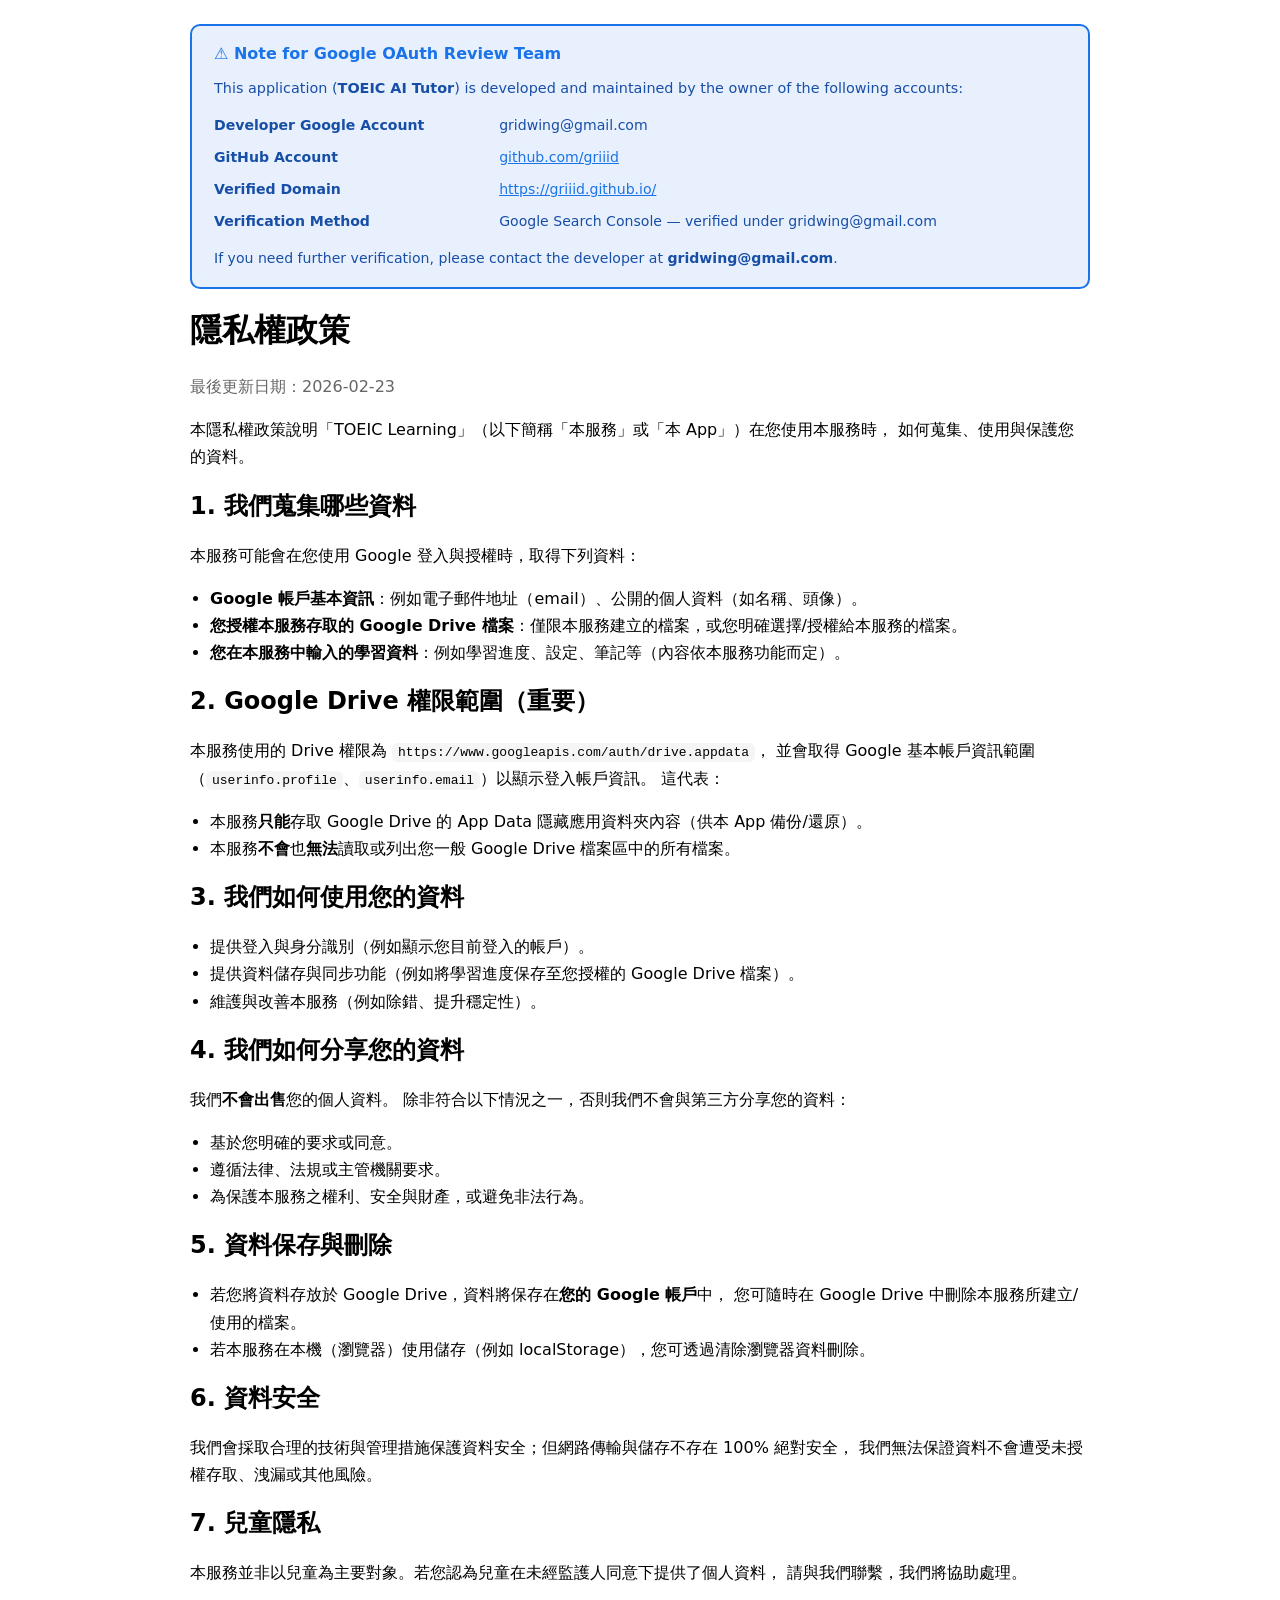
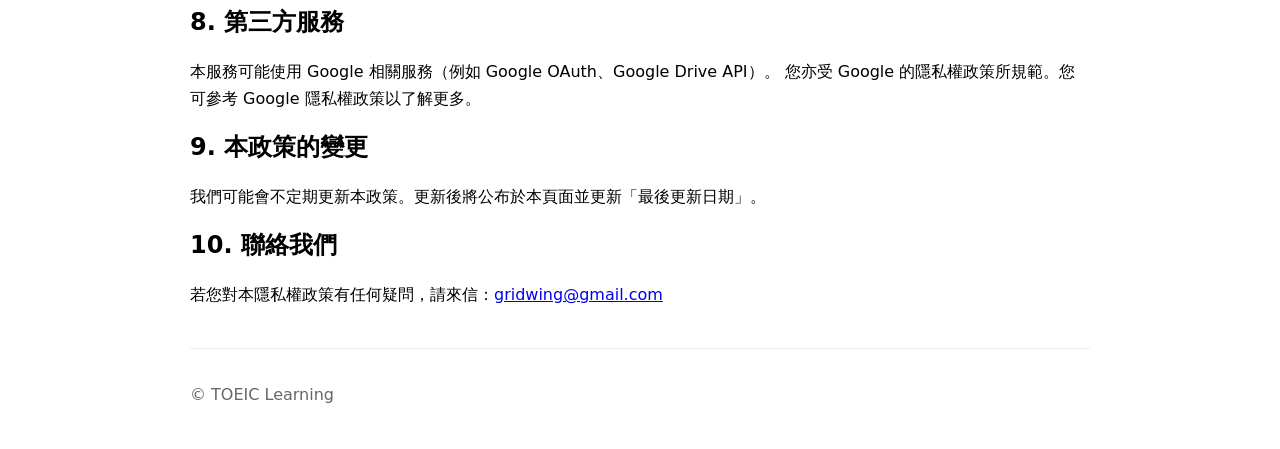
<file: privacy.html>
<!doctype html>
<html lang="zh-Hant">
<head>
  <meta charset="utf-8" />
  <meta name="viewport" content="width=device-width, initial-scale=1" />
  <title>隱私權政策 | TOEIC Learning</title>
  <meta name="description" content="TOEIC Learning 隱私權政策" />
  <style>
    body { font-family: system-ui, -apple-system, "Segoe UI", Roboto, "Noto Sans TC", Arial, sans-serif; line-height: 1.7; margin: 0; }
    main { max-width: 900px; margin: 0 auto; padding: 24px; }
    h1, h2 { line-height: 1.3; }
    .muted { color: #666; }
    code { background: #f5f5f5; padding: 2px 6px; border-radius: 6px; }
    a { word-break: break-all; }
    footer { margin-top: 40px; padding-top: 16px; border-top: 1px solid #eee; }
    ul { padding-left: 20px; }
  </style>
</head>
<body>
<main>
  <div style="background:#e8f0fe;border:2px solid #1a73e8;border-radius:10px;padding:18px 22px;margin-bottom:20px;box-sizing:border-box;">
    <h2 style="color:#1a73e8;margin:0 0 12px;font-size:1rem;font-weight:700;">⚠️ Note for Google OAuth Review Team</h2>
    <p style="color:#174ea6;margin:0 0 10px;font-size:0.9rem;line-height:1.6;">This application (<strong>TOEIC AI Tutor</strong>) is developed and maintained by the owner of the following accounts:</p>
    <table style="font-size:0.88rem;color:#174ea6;border-collapse:collapse;width:100%;margin-bottom:10px;">
      <tr>
        <td style="padding:4px 10px 4px 0;white-space:nowrap;font-weight:600;">Developer Google Account</td>
        <td style="padding:4px 0;">gridwing@gmail.com</td>
      </tr>
      <tr>
        <td style="padding:4px 10px 4px 0;white-space:nowrap;font-weight:600;">GitHub Account</td>
        <td style="padding:4px 0;"><a href="https://github.com/griiid" style="color:#1a73e8;">github.com/griiid</a></td>
      </tr>
      <tr>
        <td style="padding:4px 10px 4px 0;white-space:nowrap;font-weight:600;">Verified Domain</td>
        <td style="padding:4px 0;"><a href="https://griiid.github.io/" style="color:#1a73e8;">https://griiid.github.io/</a></td>
      </tr>
      <tr>
        <td style="padding:4px 10px 4px 0;white-space:nowrap;font-weight:600;">Verification Method</td>
        <td style="padding:4px 0;">Google Search Console — verified under gridwing@gmail.com</td>
      </tr>
    </table>
    <p style="color:#174ea6;margin:0;font-size:0.88rem;line-height:1.5;">If you need further verification, please contact the developer at <strong>gridwing@gmail.com</strong>.</p>
  </div>
  <h1>隱私權政策</h1>
  <p class="muted">最後更新日期：2026-02-23</p>

  <p>
    本隱私權政策說明「TOEIC Learning」（以下簡稱「本服務」或「本 App」）在您使用本服務時，
    如何蒐集、使用與保護您的資料。
  </p>

  <h2>1. 我們蒐集哪些資料</h2>
  <p>本服務可能會在您使用 Google 登入與授權時，取得下列資料：</p>
  <ul>
    <li><strong>Google 帳戶基本資訊</strong>：例如電子郵件地址（email）、公開的個人資料（如名稱、頭像）。</li>
    <li><strong>您授權本服務存取的 Google Drive 檔案</strong>：僅限本服務建立的檔案，或您明確選擇/授權給本服務的檔案。</li>
    <li><strong>您在本服務中輸入的學習資料</strong>：例如學習進度、設定、筆記等（內容依本服務功能而定）。</li>
  </ul>

  <h2>2. Google Drive 權限範圍（重要）</h2>
  <p>
    本服務使用的 Drive 權限為 <code>https://www.googleapis.com/auth/drive.appdata</code>，
    並會取得 Google 基本帳戶資訊範圍（<code>userinfo.profile</code>、<code>userinfo.email</code>）以顯示登入帳戶資訊。
    這代表：
  </p>
  <ul>
    <li>本服務<strong>只能</strong>存取 Google Drive 的 App Data 隱藏應用資料夾內容（供本 App 備份/還原）。</li>
    <li>本服務<strong>不會</strong>也<strong>無法</strong>讀取或列出您一般 Google Drive 檔案區中的所有檔案。</li>
  </ul>

  <h2>3. 我們如何使用您的資料</h2>
  <ul>
    <li>提供登入與身分識別（例如顯示您目前登入的帳戶）。</li>
    <li>提供資料儲存與同步功能（例如將學習進度保存至您授權的 Google Drive 檔案）。</li>
    <li>維護與改善本服務（例如除錯、提升穩定性）。</li>
  </ul>

  <h2>4. 我們如何分享您的資料</h2>
  <p>
    我們<strong>不會出售</strong>您的個人資料。
    除非符合以下情況之一，否則我們不會與第三方分享您的資料：
  </p>
  <ul>
    <li>基於您明確的要求或同意。</li>
    <li>遵循法律、法規或主管機關要求。</li>
    <li>為保護本服務之權利、安全與財產，或避免非法行為。</li>
  </ul>

  <h2>5. 資料保存與刪除</h2>
  <ul>
    <li>
      若您將資料存放於 Google Drive，資料將保存在<strong>您的 Google 帳戶</strong>中，
      您可隨時在 Google Drive 中刪除本服務所建立/使用的檔案。
    </li>
    <li>
      若本服務在本機（瀏覽器）使用儲存（例如 localStorage），您可透過清除瀏覽器資料刪除。
    </li>
  </ul>

  <h2>6. 資料安全</h2>
  <p>
    我們會採取合理的技術與管理措施保護資料安全；但網路傳輸與儲存不存在 100% 絕對安全，
    我們無法保證資料不會遭受未授權存取、洩漏或其他風險。
  </p>

  <h2>7. 兒童隱私</h2>
  <p>
    本服務並非以兒童為主要對象。若您認為兒童在未經監護人同意下提供了個人資料，
    請與我們聯繫，我們將協助處理。
  </p>

  <h2>8. 第三方服務</h2>
  <p>
    本服務可能使用 Google 相關服務（例如 Google OAuth、Google Drive API）。
    您亦受 Google 的隱私權政策所規範。您可參考 Google 隱私權政策以了解更多。
  </p>

  <h2>9. 本政策的變更</h2>
  <p>
    我們可能會不定期更新本政策。更新後將公布於本頁面並更新「最後更新日期」。
  </p>

  <h2>10. 聯絡我們</h2>
  <p>
    若您對本隱私權政策有任何疑問，請來信：<a href="mailto:gridwing@gmail.com">gridwing@gmail.com</a>
  </p>

  <footer>
    <p class="muted">© TOEIC Learning</p>
  </footer>
</main>
</body>
</html>
</file>
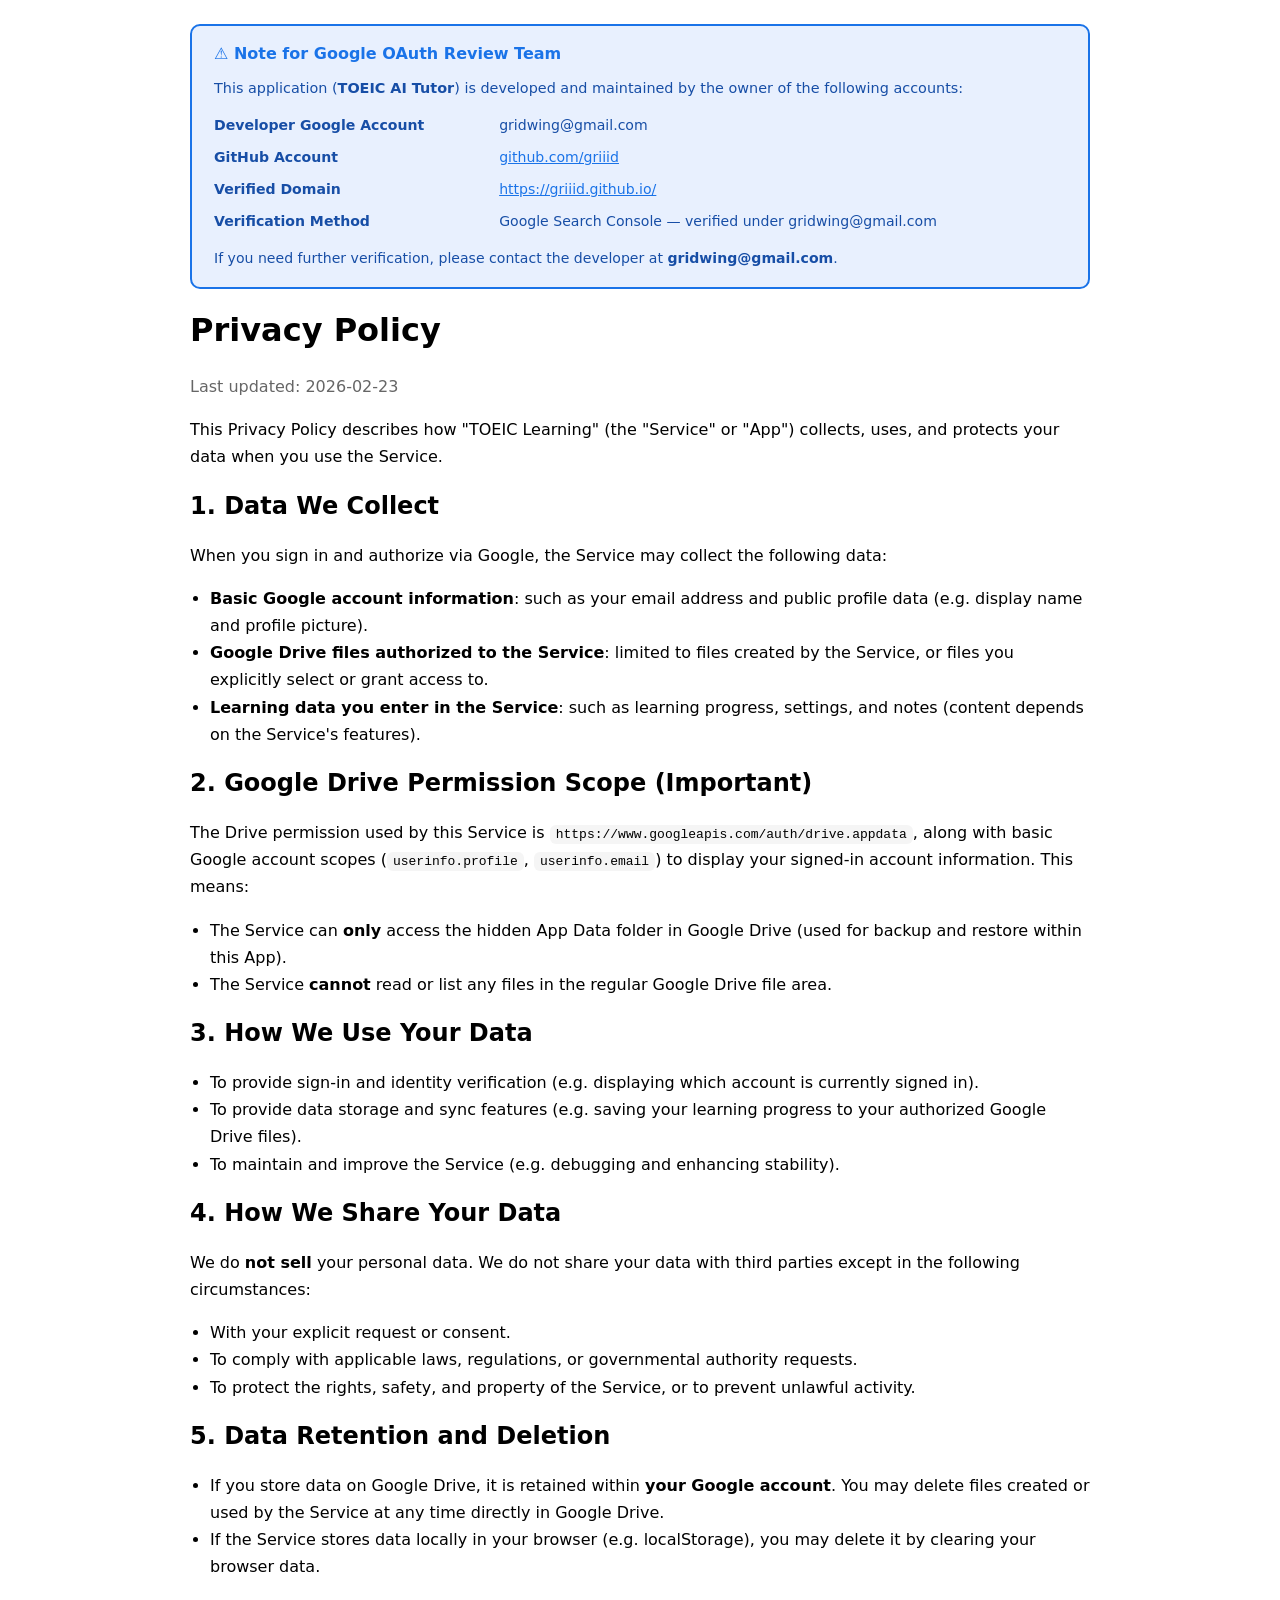
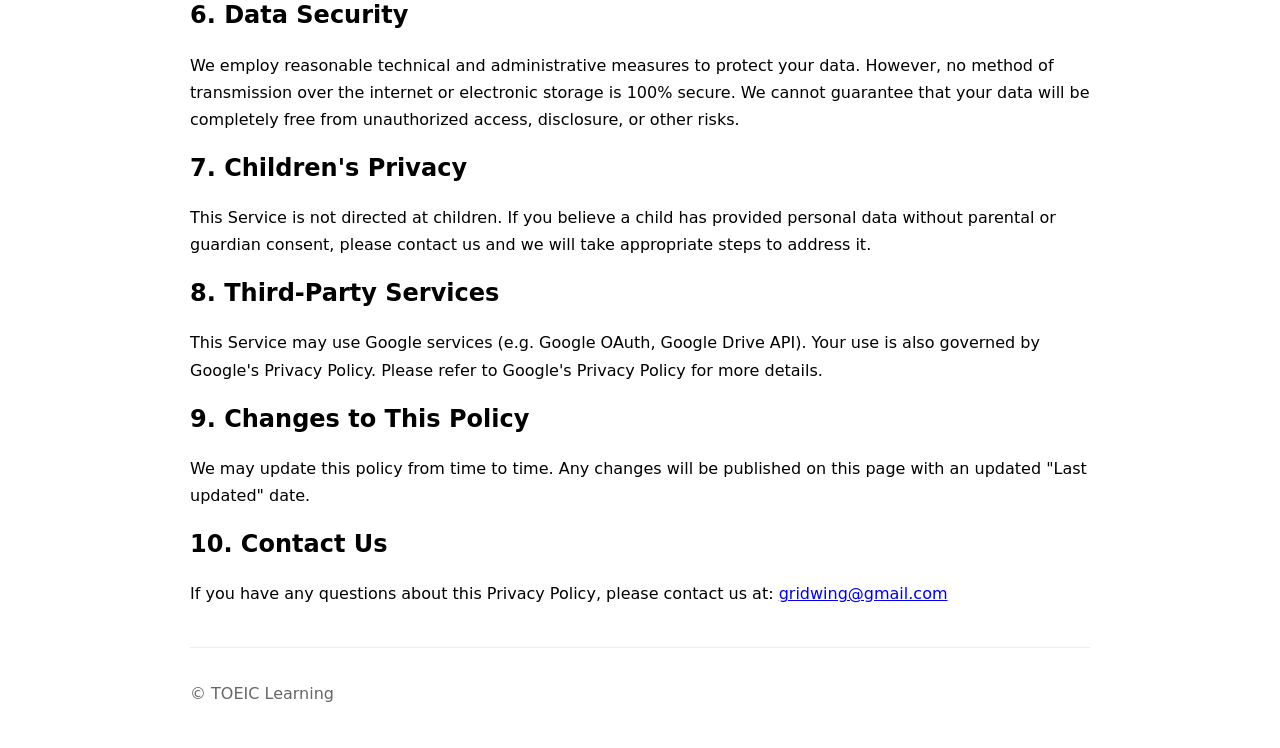
<file: privacy_en.html>
<!doctype html>
<html lang="en">
<head>
  <meta charset="utf-8" />
  <meta name="viewport" content="width=device-width, initial-scale=1" />
  <title>Privacy Policy | TOEIC Learning</title>
  <meta name="description" content="TOEIC Learning Privacy Policy" />
  <style>
    body { font-family: system-ui, -apple-system, "Segoe UI", Roboto, "Noto Sans TC", Arial, sans-serif; line-height: 1.7; margin: 0; }
    main { max-width: 900px; margin: 0 auto; padding: 24px; }
    h1, h2 { line-height: 1.3; }
    .muted { color: #666; }
    code { background: #f5f5f5; padding: 2px 6px; border-radius: 6px; }
    a { word-break: break-all; }
    footer { margin-top: 40px; padding-top: 16px; border-top: 1px solid #eee; }
    ul { padding-left: 20px; }
  </style>
</head>
<body>
<main>
  <div style="background:#e8f0fe;border:2px solid #1a73e8;border-radius:10px;padding:18px 22px;margin-bottom:20px;box-sizing:border-box;">
    <h2 style="color:#1a73e8;margin:0 0 12px;font-size:1rem;font-weight:700;">⚠️ Note for Google OAuth Review Team</h2>
    <p style="color:#174ea6;margin:0 0 10px;font-size:0.9rem;line-height:1.6;">This application (<strong>TOEIC AI Tutor</strong>) is developed and maintained by the owner of the following accounts:</p>
    <table style="font-size:0.88rem;color:#174ea6;border-collapse:collapse;width:100%;margin-bottom:10px;">
      <tr>
        <td style="padding:4px 10px 4px 0;white-space:nowrap;font-weight:600;">Developer Google Account</td>
        <td style="padding:4px 0;">gridwing@gmail.com</td>
      </tr>
      <tr>
        <td style="padding:4px 10px 4px 0;white-space:nowrap;font-weight:600;">GitHub Account</td>
        <td style="padding:4px 0;"><a href="https://github.com/griiid" style="color:#1a73e8;">github.com/griiid</a></td>
      </tr>
      <tr>
        <td style="padding:4px 10px 4px 0;white-space:nowrap;font-weight:600;">Verified Domain</td>
        <td style="padding:4px 0;"><a href="https://griiid.github.io/" style="color:#1a73e8;">https://griiid.github.io/</a></td>
      </tr>
      <tr>
        <td style="padding:4px 10px 4px 0;white-space:nowrap;font-weight:600;">Verification Method</td>
        <td style="padding:4px 0;">Google Search Console — verified under gridwing@gmail.com</td>
      </tr>
    </table>
    <p style="color:#174ea6;margin:0;font-size:0.88rem;line-height:1.5;">If you need further verification, please contact the developer at <strong>gridwing@gmail.com</strong>.</p>
  </div>
  <h1>Privacy Policy</h1>
  <p class="muted">Last updated: 2026-02-23</p>

  <p>
    This Privacy Policy describes how "TOEIC Learning" (the "Service" or "App") collects, uses,
    and protects your data when you use the Service.
  </p>

  <h2>1. Data We Collect</h2>
  <p>When you sign in and authorize via Google, the Service may collect the following data:</p>
  <ul>
    <li><strong>Basic Google account information</strong>: such as your email address and public profile data (e.g. display name and profile picture).</li>
    <li><strong>Google Drive files authorized to the Service</strong>: limited to files created by the Service, or files you explicitly select or grant access to.</li>
    <li><strong>Learning data you enter in the Service</strong>: such as learning progress, settings, and notes (content depends on the Service's features).</li>
  </ul>

  <h2>2. Google Drive Permission Scope (Important)</h2>
  <p>
    The Drive permission used by this Service is <code>https://www.googleapis.com/auth/drive.appdata</code>,
    along with basic Google account scopes (<code>userinfo.profile</code>, <code>userinfo.email</code>)
    to display your signed-in account information. This means:
  </p>
  <ul>
    <li>The Service can <strong>only</strong> access the hidden App Data folder in Google Drive (used for backup and restore within this App).</li>
    <li>The Service <strong>cannot</strong> read or list any files in the regular Google Drive file area.</li>
  </ul>

  <h2>3. How We Use Your Data</h2>
  <ul>
    <li>To provide sign-in and identity verification (e.g. displaying which account is currently signed in).</li>
    <li>To provide data storage and sync features (e.g. saving your learning progress to your authorized Google Drive files).</li>
    <li>To maintain and improve the Service (e.g. debugging and enhancing stability).</li>
  </ul>

  <h2>4. How We Share Your Data</h2>
  <p>
    We do <strong>not sell</strong> your personal data.
    We do not share your data with third parties except in the following circumstances:
  </p>
  <ul>
    <li>With your explicit request or consent.</li>
    <li>To comply with applicable laws, regulations, or governmental authority requests.</li>
    <li>To protect the rights, safety, and property of the Service, or to prevent unlawful activity.</li>
  </ul>

  <h2>5. Data Retention and Deletion</h2>
  <ul>
    <li>
      If you store data on Google Drive, it is retained within <strong>your Google account</strong>.
      You may delete files created or used by the Service at any time directly in Google Drive.
    </li>
    <li>
      If the Service stores data locally in your browser (e.g. localStorage), you may delete it by clearing your browser data.
    </li>
  </ul>

  <h2>6. Data Security</h2>
  <p>
    We employ reasonable technical and administrative measures to protect your data. However, no method of
    transmission over the internet or electronic storage is 100% secure. We cannot guarantee that your data
    will be completely free from unauthorized access, disclosure, or other risks.
  </p>

  <h2>7. Children's Privacy</h2>
  <p>
    This Service is not directed at children. If you believe a child has provided personal data without
    parental or guardian consent, please contact us and we will take appropriate steps to address it.
  </p>

  <h2>8. Third-Party Services</h2>
  <p>
    This Service may use Google services (e.g. Google OAuth, Google Drive API).
    Your use is also governed by Google's Privacy Policy. Please refer to Google's Privacy Policy for more details.
  </p>

  <h2>9. Changes to This Policy</h2>
  <p>
    We may update this policy from time to time. Any changes will be published on this page with an updated "Last updated" date.
  </p>

  <h2>10. Contact Us</h2>
  <p>
    If you have any questions about this Privacy Policy, please contact us at: <a href="mailto:gridwing@gmail.com">gridwing@gmail.com</a>
  </p>

  <footer>
    <p class="muted">© TOEIC Learning</p>
  </footer>
</main>
</body>
</html>
</file>
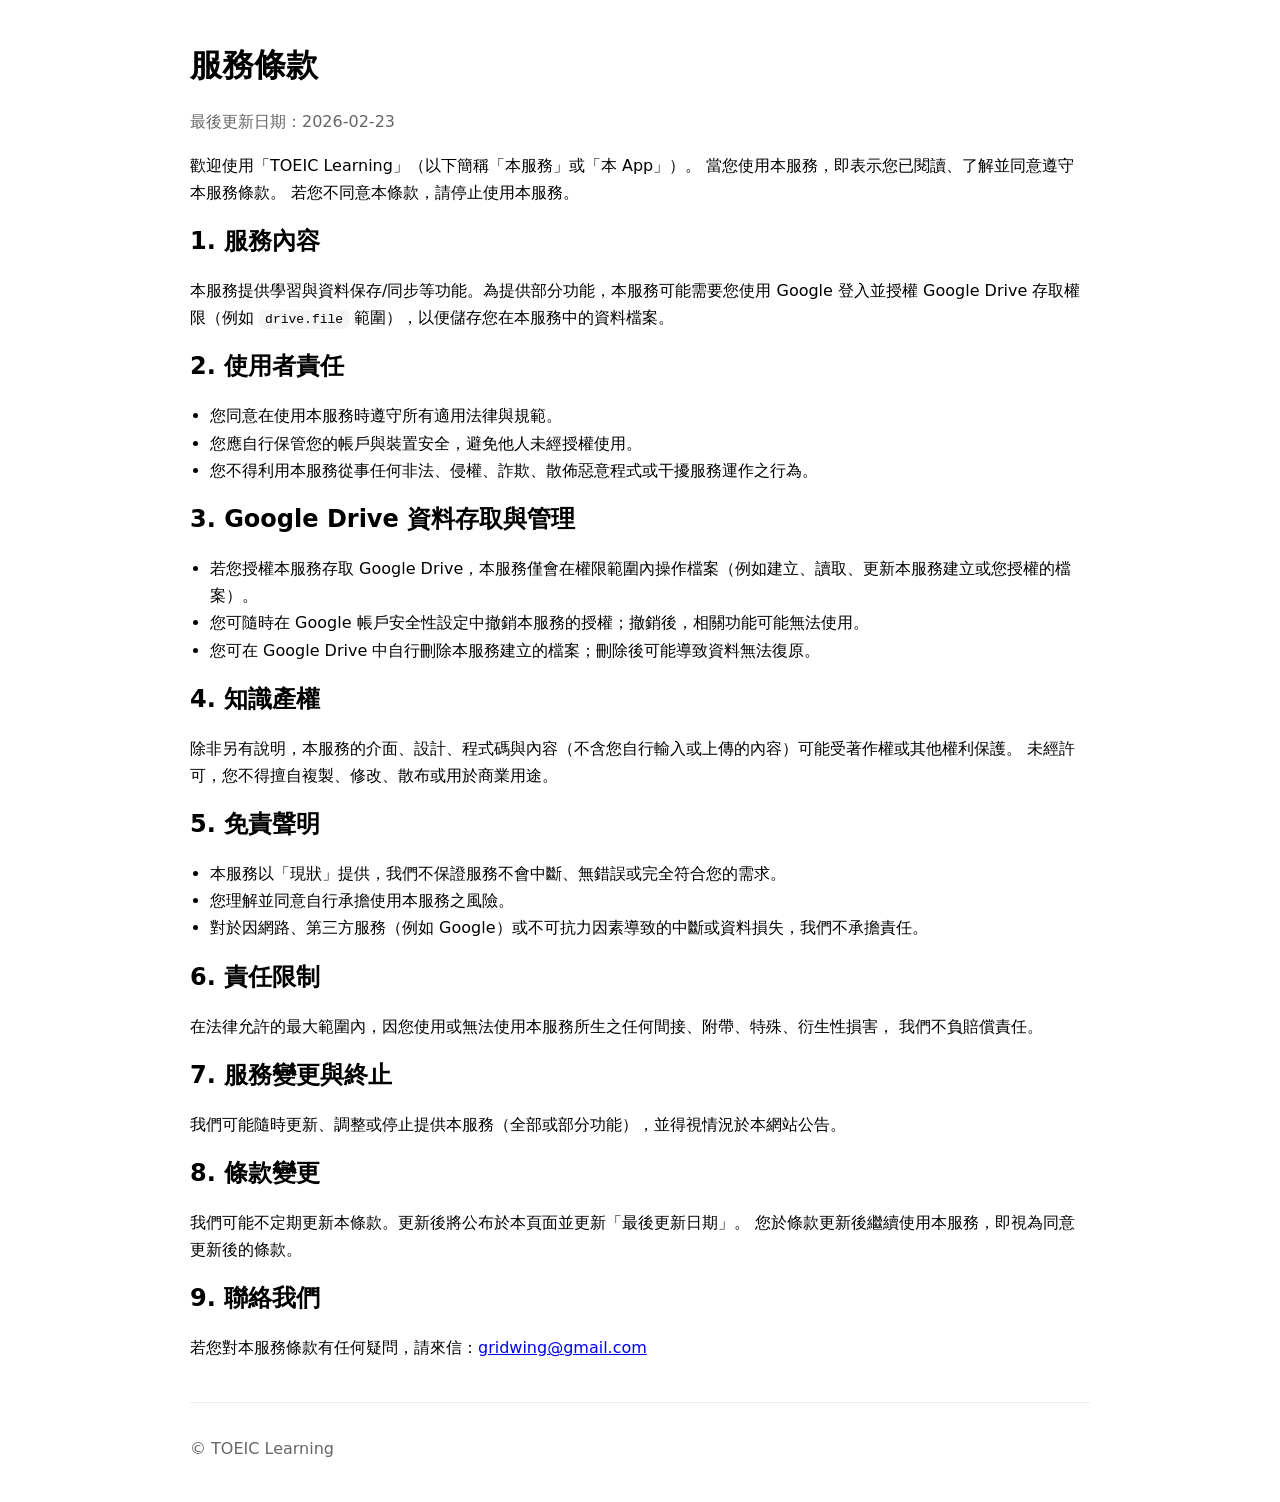
<file: terms.html>
<!doctype html>
<html lang="zh-Hant">
<head>
  <meta charset="utf-8" />
  <meta name="viewport" content="width=device-width, initial-scale=1" />
  <title>服務條款 | TOEIC Learning</title>
  <meta name="description" content="TOEIC Learning 服務條款" />
  <style>
    body { font-family: system-ui, -apple-system, "Segoe UI", Roboto, "Noto Sans TC", Arial, sans-serif; line-height: 1.7; margin: 0; }
    main { max-width: 900px; margin: 0 auto; padding: 24px; }
    h1, h2 { line-height: 1.3; }
    .muted { color: #666; }
    code { background: #f5f5f5; padding: 2px 6px; border-radius: 6px; }
    footer { margin-top: 40px; padding-top: 16px; border-top: 1px solid #eee; }
    ul { padding-left: 20px; }
    a { word-break: break-all; }
  </style>
</head>
<body>
<main>
  <h1>服務條款</h1>
  <p class="muted">最後更新日期：2026-02-23</p>

  <p>
    歡迎使用「TOEIC Learning」（以下簡稱「本服務」或「本 App」）。
    當您使用本服務，即表示您已閱讀、了解並同意遵守本服務條款。
    若您不同意本條款，請停止使用本服務。
  </p>

  <h2>1. 服務內容</h2>
  <p>
    本服務提供學習與資料保存/同步等功能。為提供部分功能，本服務可能需要您使用 Google 登入並授權
    Google Drive 存取權限（例如 <code>drive.file</code> 範圍），以便儲存您在本服務中的資料檔案。
  </p>

  <h2>2. 使用者責任</h2>
  <ul>
    <li>您同意在使用本服務時遵守所有適用法律與規範。</li>
    <li>您應自行保管您的帳戶與裝置安全，避免他人未經授權使用。</li>
    <li>您不得利用本服務從事任何非法、侵權、詐欺、散佈惡意程式或干擾服務運作之行為。</li>
  </ul>

  <h2>3. Google Drive 資料存取與管理</h2>
  <ul>
    <li>
      若您授權本服務存取 Google Drive，本服務僅會在權限範圍內操作檔案（例如建立、讀取、更新本服務建立或您授權的檔案）。
    </li>
    <li>
      您可隨時在 Google 帳戶安全性設定中撤銷本服務的授權；撤銷後，相關功能可能無法使用。
    </li>
    <li>
      您可在 Google Drive 中自行刪除本服務建立的檔案；刪除後可能導致資料無法復原。
    </li>
  </ul>

  <h2>4. 知識產權</h2>
  <p>
    除非另有說明，本服務的介面、設計、程式碼與內容（不含您自行輸入或上傳的內容）可能受著作權或其他權利保護。
    未經許可，您不得擅自複製、修改、散布或用於商業用途。
  </p>

  <h2>5. 免責聲明</h2>
  <ul>
    <li>本服務以「現狀」提供，我們不保證服務不會中斷、無錯誤或完全符合您的需求。</li>
    <li>您理解並同意自行承擔使用本服務之風險。</li>
    <li>對於因網路、第三方服務（例如 Google）或不可抗力因素導致的中斷或資料損失，我們不承擔責任。</li>
  </ul>

  <h2>6. 責任限制</h2>
  <p>
    在法律允許的最大範圍內，因您使用或無法使用本服務所生之任何間接、附帶、特殊、衍生性損害，
    我們不負賠償責任。
  </p>

  <h2>7. 服務變更與終止</h2>
  <p>
    我們可能隨時更新、調整或停止提供本服務（全部或部分功能），並得視情況於本網站公告。
  </p>

  <h2>8. 條款變更</h2>
  <p>
    我們可能不定期更新本條款。更新後將公布於本頁面並更新「最後更新日期」。
    您於條款更新後繼續使用本服務，即視為同意更新後的條款。
  </p>

  <h2>9. 聯絡我們</h2>
  <p>
    若您對本服務條款有任何疑問，請來信：<a href="mailto:gridwing@gmail.com">gridwing@gmail.com</a>
  </p>

  <footer>
    <p class="muted">© TOEIC Learning</p>
  </footer>
</main>
</body>
</html>
</file>
